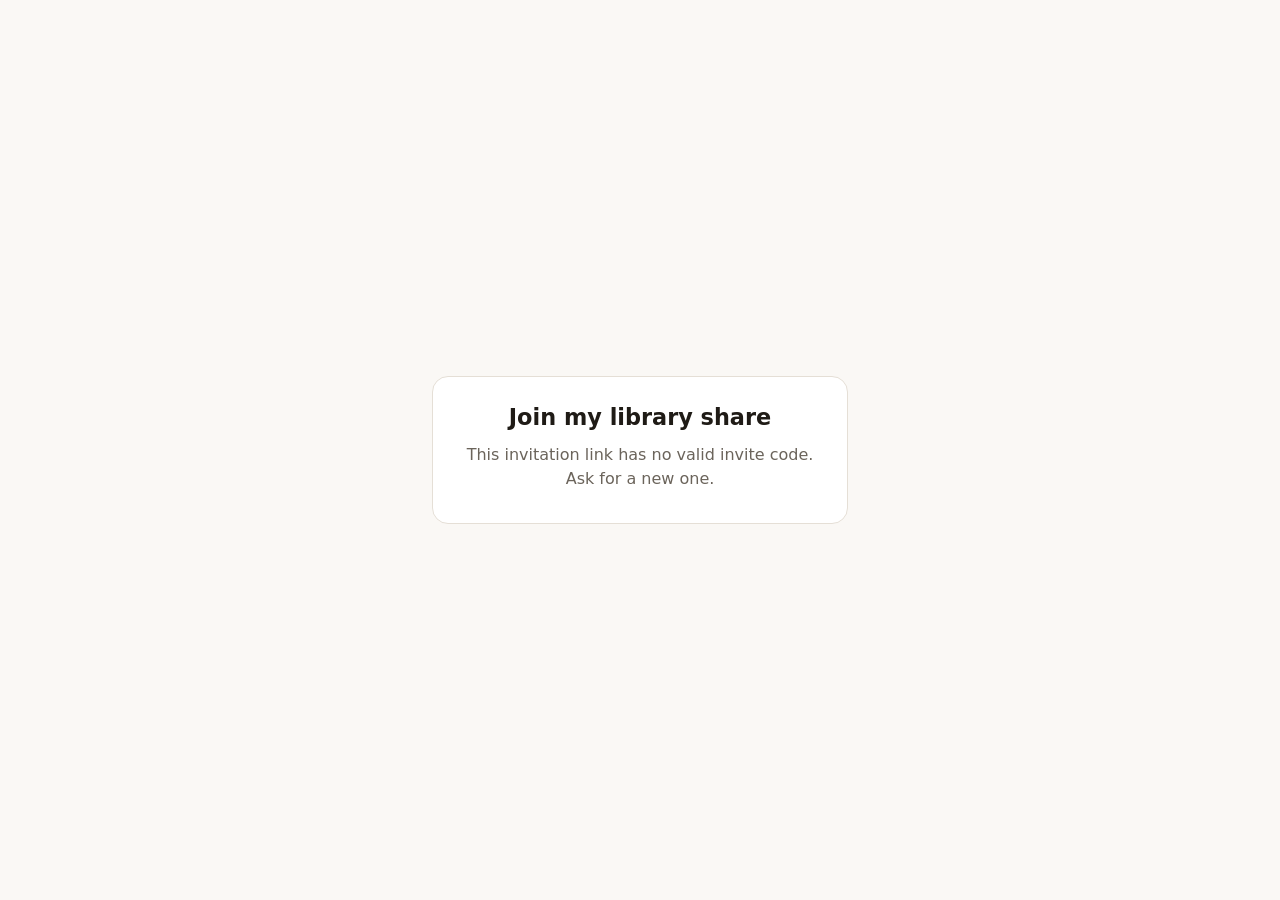
<file: index.html>
<!doctype html>
<html lang="en">
<head>
<meta charset="utf-8">
<meta name="viewport" content="width=device-width, initial-scale=1">
<title>Join my library</title>
<style>
  :root { --bg:#faf8f5; --fg:#1f1b16; --muted:#6b645b; --card:#fff; --accent:#8a4b14; --on-accent:#fff; --border:#e5dfd6; }
  @media (prefers-color-scheme: dark) {
    :root { --bg:#17130f; --fg:#f2ece4; --muted:#a79e92; --card:#221d17; --accent:#e0a063; --on-accent:#1f1b16; --border:#352e26; }
  }
  body { margin:0; min-height:100vh; display:grid; place-items:center; background:var(--bg); color:var(--fg);
         font:16px/1.5 system-ui, -apple-system, "Segoe UI", Roboto, sans-serif; }
  main { box-sizing:border-box; width:100%; max-width:26rem; margin:16px; padding:24px; background:var(--card);
         border:1px solid var(--border); border-radius:16px; text-align:center; }
  h1 { font-size:1.4rem; margin:0 0 8px; }
  p { margin:8px 0; color:var(--muted); }
  .code { display:inline-block; margin:12px 0; padding:8px 16px; border:1px dashed var(--border); border-radius:10px;
          font:700 1.6rem/1.2 ui-monospace, Consolas, monospace; letter-spacing:.12em; color:var(--fg); }
  a.button { display:block; margin:16px 0 4px; padding:14px; border-radius:12px; background:var(--accent); color:var(--on-accent);
             font-weight:600; text-decoration:none; }
  a.button.secondary { background:transparent; color:var(--accent); border:1px solid var(--accent); }
  [hidden] { display:none !important; }
</style>
</head>
<body>
<main>
  <h1>Join my library share</h1>
  <div id="with-code" hidden>
    <p>Your invite code</p>
    <div class="code" id="code"></div>
    <a class="button" id="open" href="#">Open in the app</a>
    <a class="button secondary" id="install" href="#" hidden>Install the app</a>
    <p>Nothing happened? Make sure My Library is installed and open this page in Chrome (not inside WhatsApp or another app). Or open the <b>Friends and family</b> tab in the app and type the code above in <b>Invite code</b>.</p>
  </div>
  <div id="no-code" hidden>
    <p>This invitation link has no valid invite code. Ask for a new one.</p>
  </div>
</main>
<script>
  // Where to send people who do not have the app yet (a Play Store link once the app is published).
  // Leave empty to show install instructions only.
  var INSTALL_URL = "";
  var APP_ID = "com.mylibrary.app";

  var raw = new URLSearchParams(location.search).get("code") || "";
  var code = raw.toUpperCase().replace(/[^A-Z0-9]/g, "").slice(0, 8);
  if (code) {
    var scheme = "mylibrary://join?code=" + code;
    // On Android an intent: link opens the app when it is installed and falls back to the install page otherwise;
    // it is more reliable than the bare scheme in Chrome.
    var link = scheme;
    if (/Android/i.test(navigator.userAgent)) {
      link = "intent://join?code=" + code + "#Intent;scheme=mylibrary;package=" + APP_ID + ";" +
        (INSTALL_URL ? "S.browser_fallback_url=" + encodeURIComponent(INSTALL_URL) + ";" : "") + "end";
    }
    document.getElementById("code").textContent = code;
    document.getElementById("open").href = link;
    if (INSTALL_URL) {
      var install = document.getElementById("install");
      install.href = INSTALL_URL;
      install.hidden = false;
    }
    document.getElementById("with-code").hidden = false;
    // Browsers usually allow this only after a tap, so the button above is the reliable way in.
    setTimeout(function () { location.href = link; }, 300);
  } else {
    document.getElementById("no-code").hidden = false;
  }
</script>
</body>
</html>
</file>
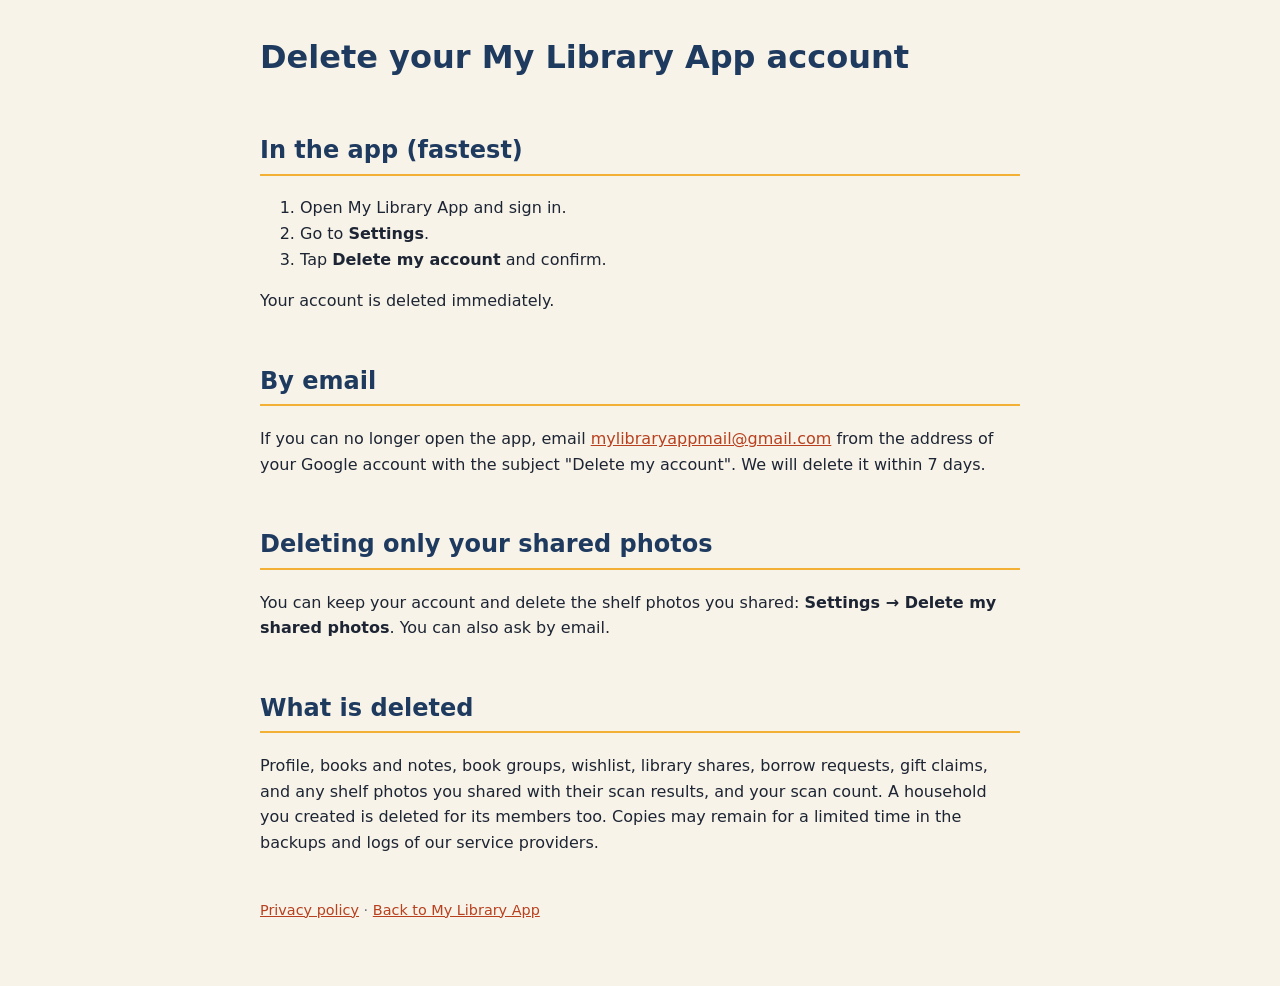
<file: delete-account.html>
<!doctype html>
<html lang="en"><head><meta charset="utf-8"><meta name="viewport" content="width=device-width,initial-scale=1">
<title>My Library App - Delete your account</title><link rel="stylesheet" href="style.css"></head>
<body><main>
<h1>Delete your My Library App account</h1>
<h2>In the app (fastest)</h2>
<ol><li>Open My Library App and sign in.</li><li>Go to <strong>Settings</strong>.</li><li>Tap <strong>Delete my account</strong> and confirm.</li></ol>
<p>Your account is deleted immediately.</p>
<h2>By email</h2>
<p>If you can no longer open the app, email <a href="mailto:mylibraryappmail@gmail.com?subject=Delete%20my%20account">mylibraryappmail@gmail.com</a> from the address of your Google account with the subject "Delete my account". We will delete it within 7 days.</p>
<h2>Deleting only your shared photos</h2>
<p>You can keep your account and delete the shelf photos you shared: <strong>Settings &rarr; Delete my shared photos</strong>. You can also ask by email.</p>
<h2>What is deleted</h2>
<p>Profile, books and notes, book groups, wishlist, library shares, borrow requests, gift claims, and any shelf photos you shared with their scan results, and your scan count. A household you created is deleted for its members too. Copies may remain for a limited time in the backups and logs of our service providers.</p>
<footer><a href="privacy.html">Privacy policy</a> &middot; <a href="support.html">Back to My Library App</a></footer>
</main></body></html>
</file>
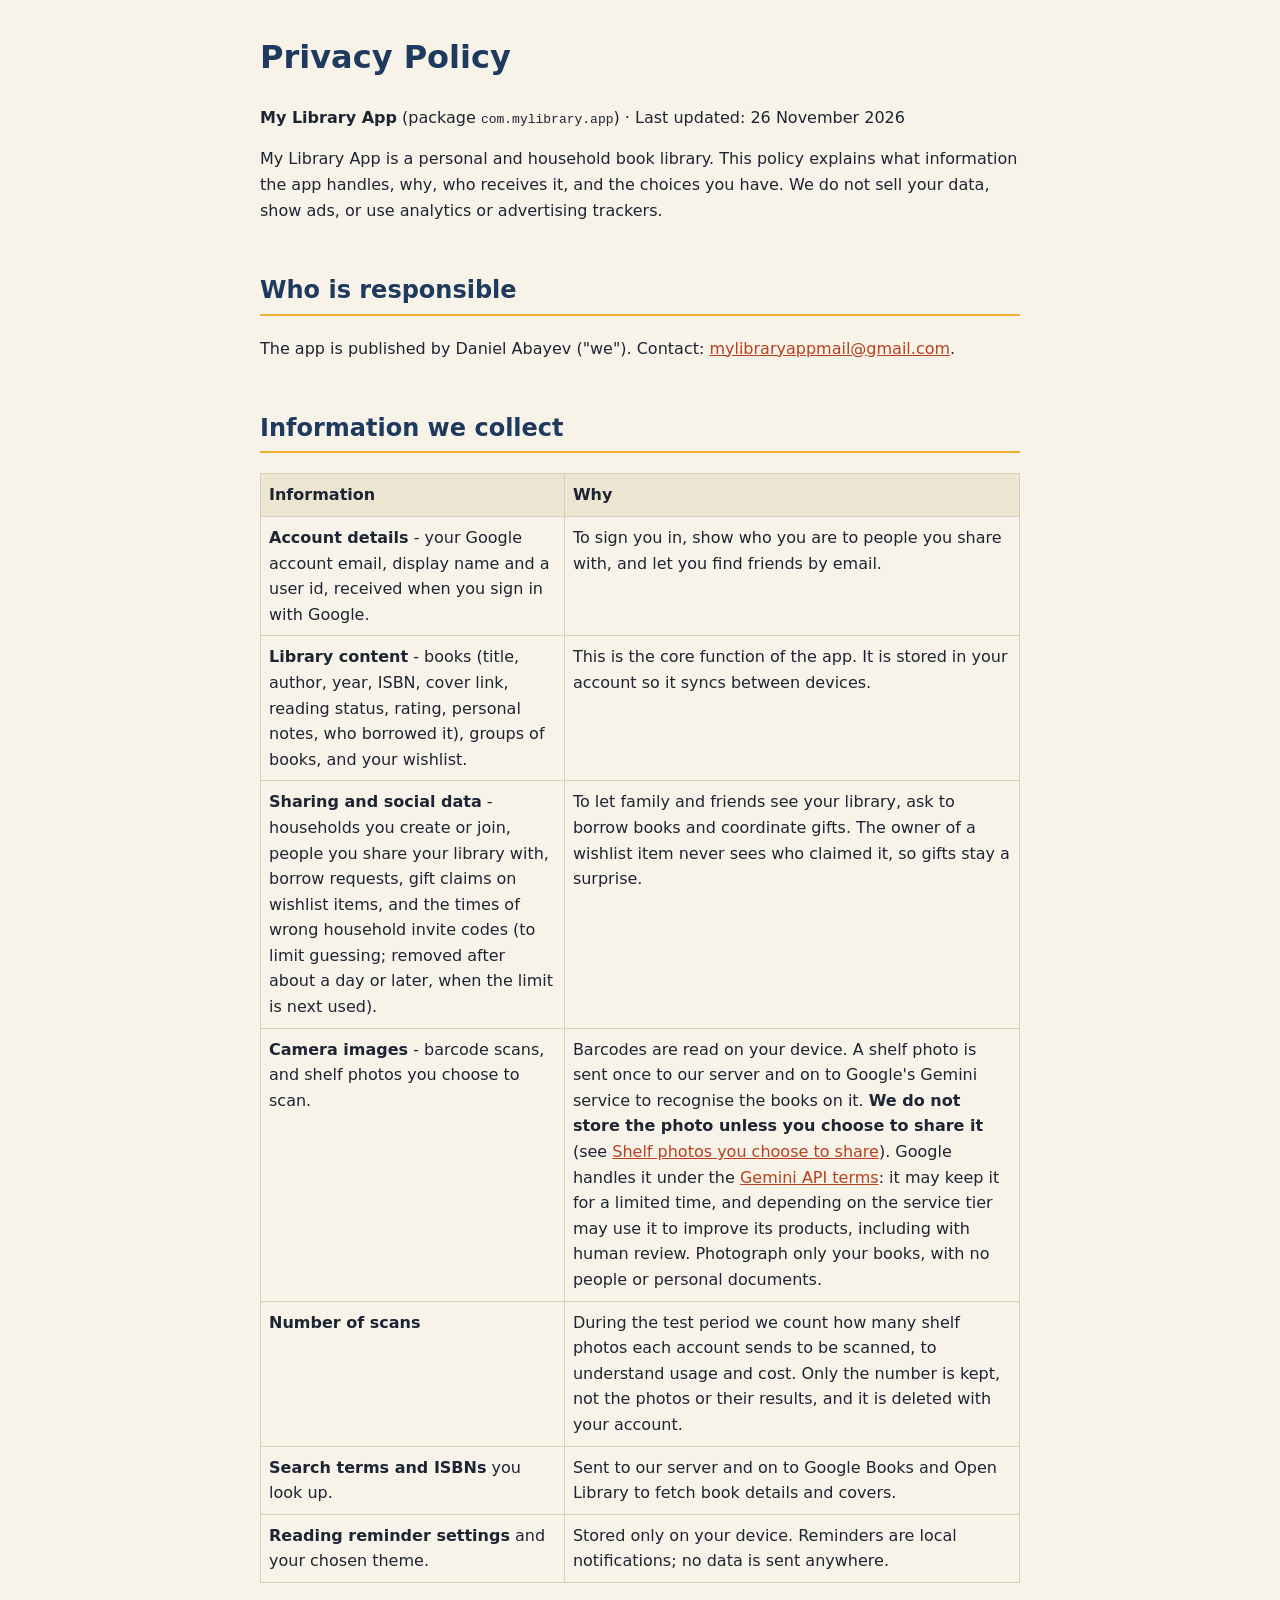
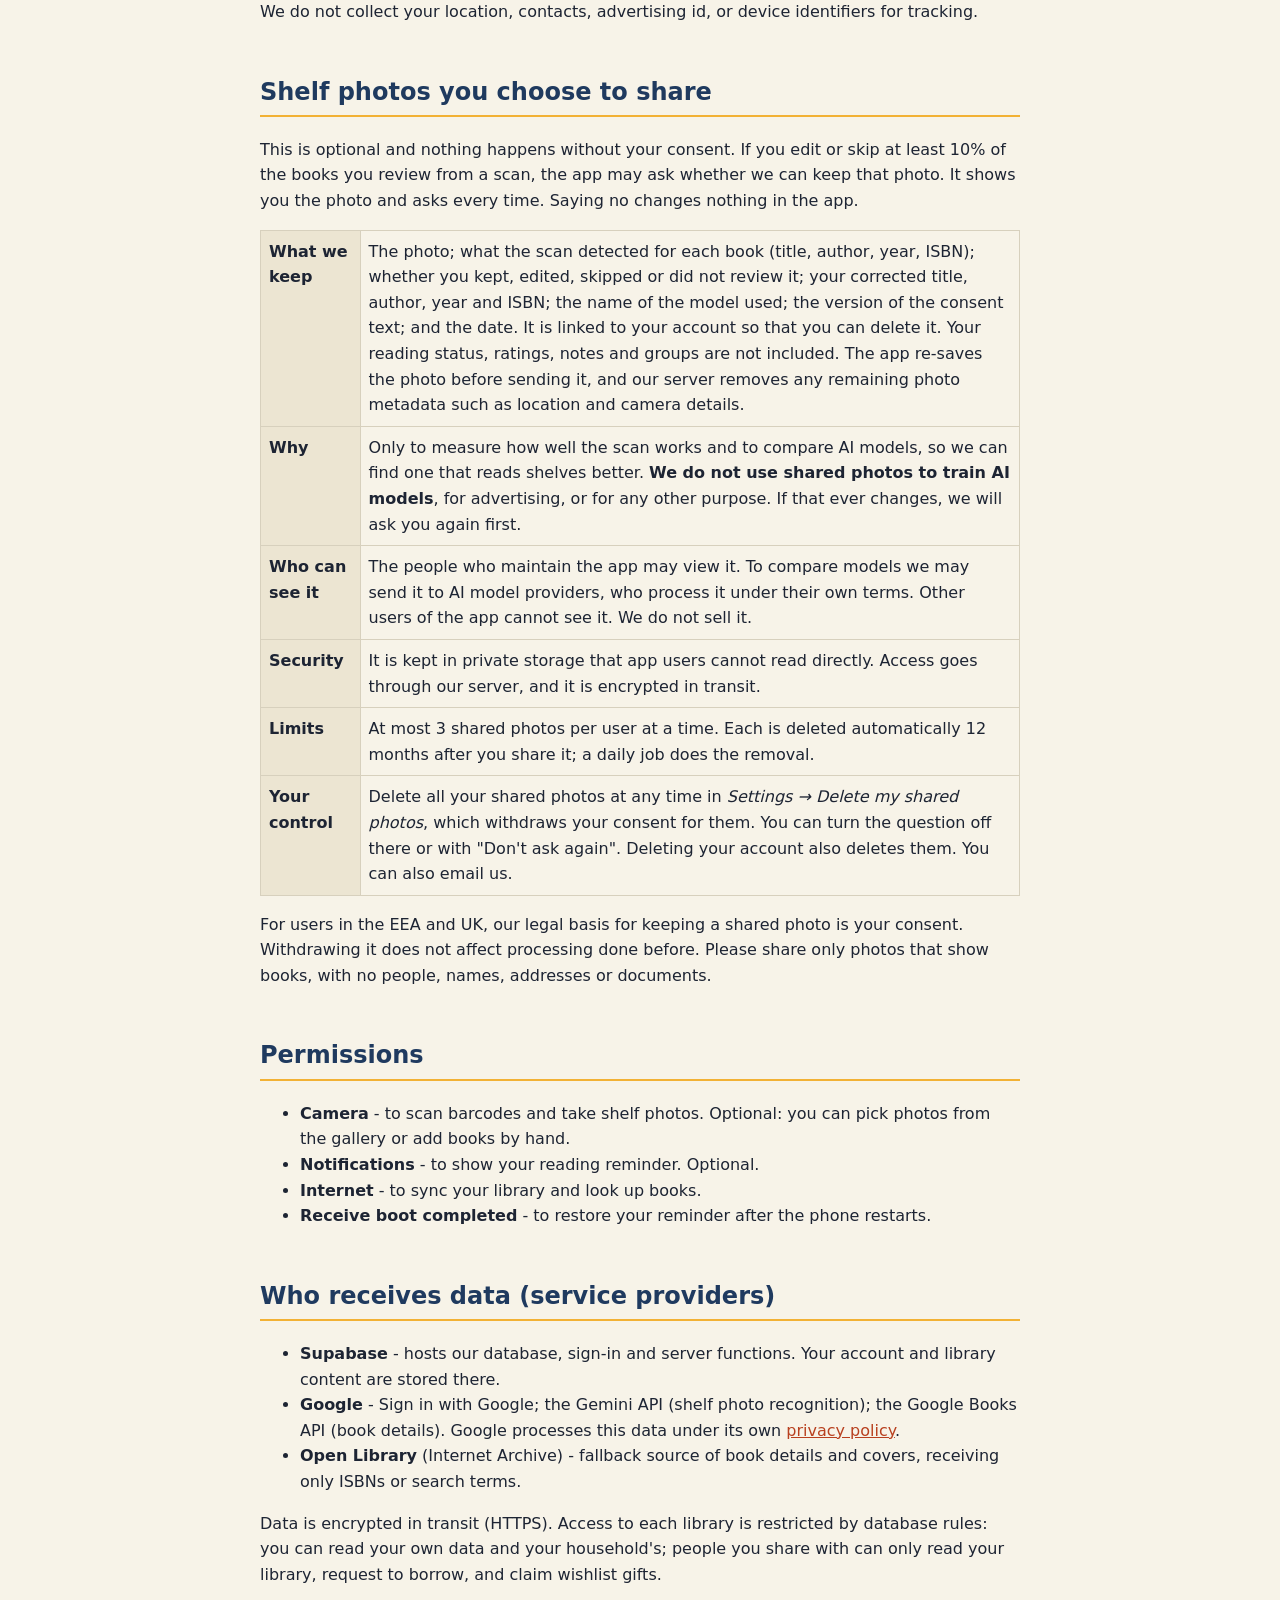
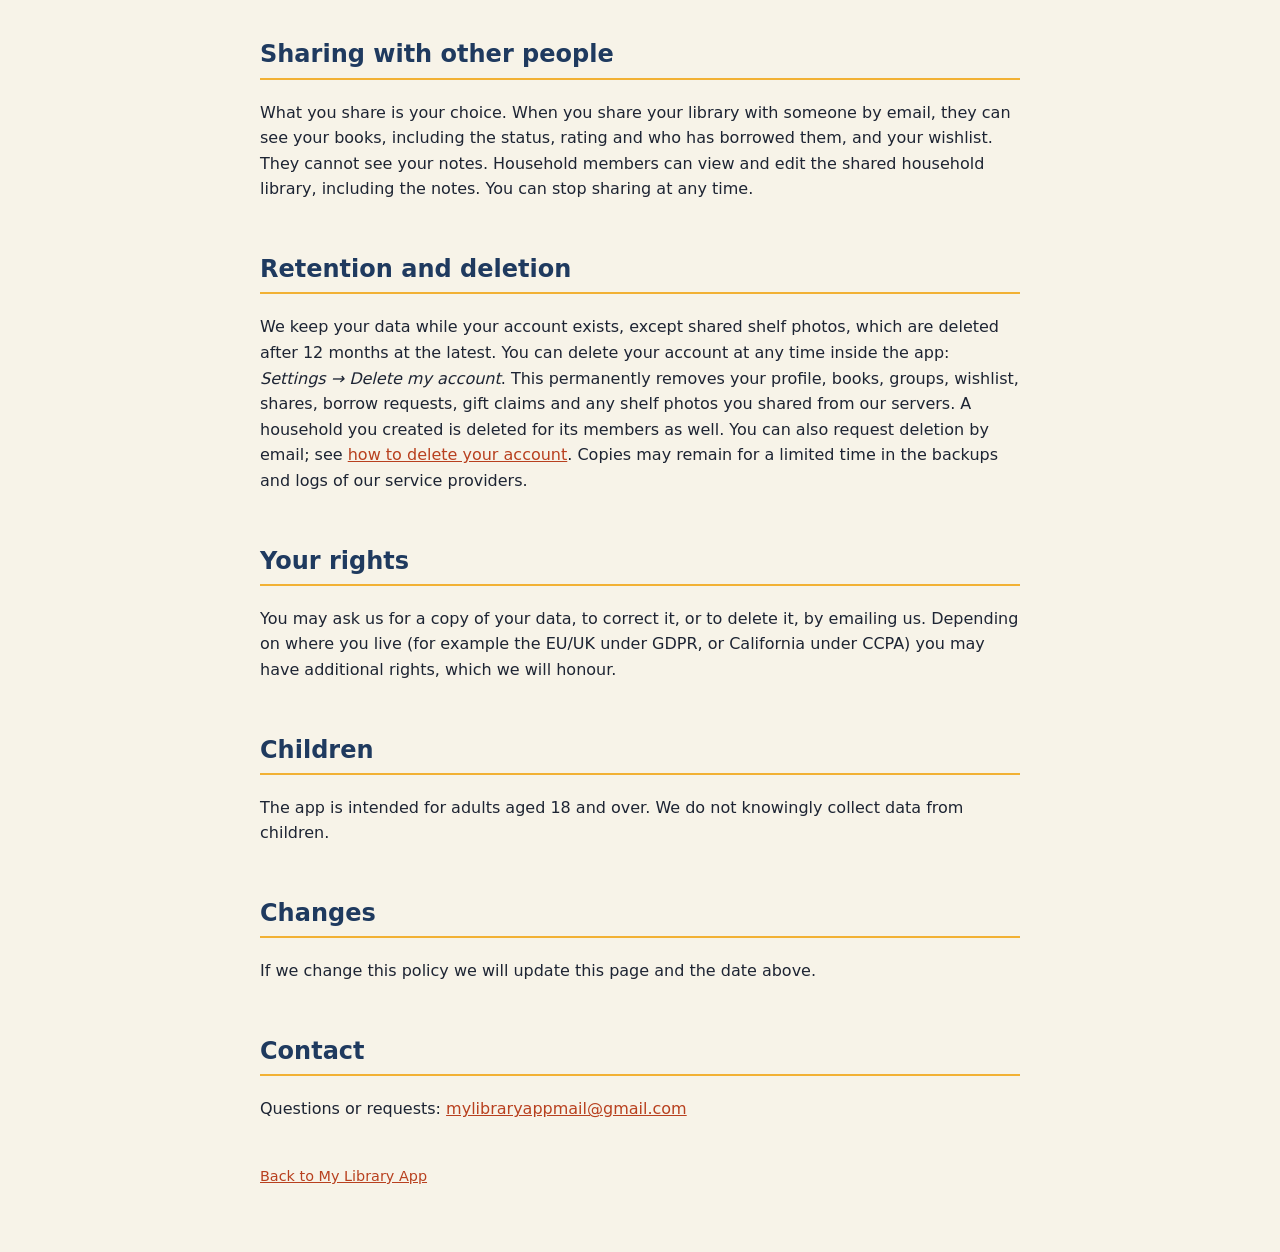
<file: privacy.html>
<!doctype html>
<html lang="en"><head><meta charset="utf-8"><meta name="viewport" content="width=device-width,initial-scale=1">
<title>My Library App - Privacy Policy</title><link rel="stylesheet" href="style.css"></head>
<body><main>
<h1>Privacy Policy</h1>
<p><strong>My Library App</strong> (package <code>com.mylibrary.app</code>) &middot; Last updated: 26 November 2026</p>
<p>My Library App is a personal and household book library. This policy explains what information the app handles, why, who receives it, and the choices you have. We do not sell your data, show ads, or use analytics or advertising trackers.</p>

<h2>Who is responsible</h2>
<p>The app is published by Daniel Abayev ("we"). Contact: <a href="mailto:mylibraryappmail@gmail.com">mylibraryappmail@gmail.com</a>.</p>

<h2>Information we collect</h2>
<table>
<tr><th>Information</th><th>Why</th></tr>
<tr><td><strong>Account details</strong> - your Google account email, display name and a user id, received when you sign in with Google.</td><td>To sign you in, show who you are to people you share with, and let you find friends by email.</td></tr>
<tr><td><strong>Library content</strong> - books (title, author, year, ISBN, cover link, reading status, rating, personal notes, who borrowed it), groups of books, and your wishlist.</td><td>This is the core function of the app. It is stored in your account so it syncs between devices.</td></tr>
<tr><td><strong>Sharing and social data</strong> - households you create or join, people you share your library with, borrow requests, gift claims on wishlist items, and the times of wrong household invite codes (to limit guessing; removed after about a day or later, when the limit is next used).</td><td>To let family and friends see your library, ask to borrow books and coordinate gifts. The owner of a wishlist item never sees who claimed it, so gifts stay a surprise.</td></tr>
<tr><td><strong>Camera images</strong> - barcode scans, and shelf photos you choose to scan.</td><td>Barcodes are read on your device. A shelf photo is sent once to our server and on to Google's Gemini service to recognise the books on it. <strong>We do not store the photo unless you choose to share it</strong> (see <a href="#shared-photos">Shelf photos you choose to share</a>). Google handles it under the <a href="https://ai.google.dev/gemini-api/terms">Gemini API terms</a>: it may keep it for a limited time, and depending on the service tier may use it to improve its products, including with human review. Photograph only your books, with no people or personal documents.</td></tr>
<tr><td><strong>Number of scans</strong></td><td>During the test period we count how many shelf photos each account sends to be scanned, to understand usage and cost. Only the number is kept, not the photos or their results, and it is deleted with your account.</td></tr>
<tr><td><strong>Search terms and ISBNs</strong> you look up.</td><td>Sent to our server and on to Google Books and Open Library to fetch book details and covers.</td></tr>
<tr><td><strong>Reading reminder settings</strong> and your chosen theme.</td><td>Stored only on your device. Reminders are local notifications; no data is sent anywhere.</td></tr>
</table>
<p>We do not collect your location, contacts, advertising id, or device identifiers for tracking.</p>

<h2 id="shared-photos">Shelf photos you choose to share</h2>
<p>This is optional and nothing happens without your consent. If you edit or skip at least 10% of the books you review from a scan, the app may ask whether we can keep that photo. It shows you the photo and asks every time. Saying no changes nothing in the app.</p>
<table>
<tr><th>What we keep</th><td>The photo; what the scan detected for each book (title, author, year, ISBN); whether you kept, edited, skipped or did not review it; your corrected title, author, year and ISBN; the name of the model used; the version of the consent text; and the date. It is linked to your account so that you can delete it. Your reading status, ratings, notes and groups are not included. The app re-saves the photo before sending it, and our server removes any remaining photo metadata such as location and camera details.</td></tr>
<tr><th>Why</th><td>Only to measure how well the scan works and to compare AI models, so we can find one that reads shelves better. <strong>We do not use shared photos to train AI models</strong>, for advertising, or for any other purpose. If that ever changes, we will ask you again first.</td></tr>
<tr><th>Who can see it</th><td>The people who maintain the app may view it. To compare models we may send it to AI model providers, who process it under their own terms. Other users of the app cannot see it. We do not sell it.</td></tr>
<tr><th>Security</th><td>It is kept in private storage that app users cannot read directly. Access goes through our server, and it is encrypted in transit.</td></tr>
<tr><th>Limits</th><td>At most 3 shared photos per user at a time. Each is deleted automatically 12 months after you share it; a daily job does the removal.</td></tr>
<tr><th>Your control</th><td>Delete all your shared photos at any time in <em>Settings &rarr; Delete my shared photos</em>, which withdraws your consent for them. You can turn the question off there or with "Don't ask again". Deleting your account also deletes them. You can also email us.</td></tr>
</table>
<p>For users in the EEA and UK, our legal basis for keeping a shared photo is your consent. Withdrawing it does not affect processing done before. Please share only photos that show books, with no people, names, addresses or documents.</p>

<h2>Permissions</h2>
<ul>
<li><strong>Camera</strong> - to scan barcodes and take shelf photos. Optional: you can pick photos from the gallery or add books by hand.</li>
<li><strong>Notifications</strong> - to show your reading reminder. Optional.</li>
<li><strong>Internet</strong> - to sync your library and look up books.</li>
<li><strong>Receive boot completed</strong> - to restore your reminder after the phone restarts.</li>
</ul>

<h2>Who receives data (service providers)</h2>
<ul>
<li><strong>Supabase</strong> - hosts our database, sign-in and server functions. Your account and library content are stored there.</li>
<li><strong>Google</strong> - Sign in with Google; the Gemini API (shelf photo recognition); the Google Books API (book details). Google processes this data under its own <a href="https://policies.google.com/privacy">privacy policy</a>.</li>
<li><strong>Open Library</strong> (Internet Archive) - fallback source of book details and covers, receiving only ISBNs or search terms.</li>
</ul>
<p>Data is encrypted in transit (HTTPS). Access to each library is restricted by database rules: you can read your own data and your household's; people you share with can only read your library, request to borrow, and claim wishlist gifts.</p>

<h2>Sharing with other people</h2>
<p>What you share is your choice. When you share your library with someone by email, they can see your books, including the status, rating and who has borrowed them, and your wishlist. They cannot see your notes. Household members can view and edit the shared household library, including the notes. You can stop sharing at any time.</p>

<h2>Retention and deletion</h2>
<p>We keep your data while your account exists, except shared shelf photos, which are deleted after 12 months at the latest. You can delete your account at any time inside the app: <em>Settings &rarr; Delete my account</em>. This permanently removes your profile, books, groups, wishlist, shares, borrow requests, gift claims and any shelf photos you shared from our servers. A household you created is deleted for its members as well. You can also request deletion by email; see <a href="delete-account.html">how to delete your account</a>. Copies may remain for a limited time in the backups and logs of our service providers.</p>

<h2>Your rights</h2>
<p>You may ask us for a copy of your data, to correct it, or to delete it, by emailing us. Depending on where you live (for example the EU/UK under GDPR, or California under CCPA) you may have additional rights, which we will honour.</p>

<h2>Children</h2>
<p>The app is intended for adults aged 18 and over. We do not knowingly collect data from children.</p>

<h2>Changes</h2>
<p>If we change this policy we will update this page and the date above.</p>

<h2>Contact</h2>
<p>Questions or requests: <a href="mailto:mylibraryappmail@gmail.com">mylibraryappmail@gmail.com</a></p>
<footer><a href="support.html">Back to My Library App</a></footer>
</main></body></html>
</file>
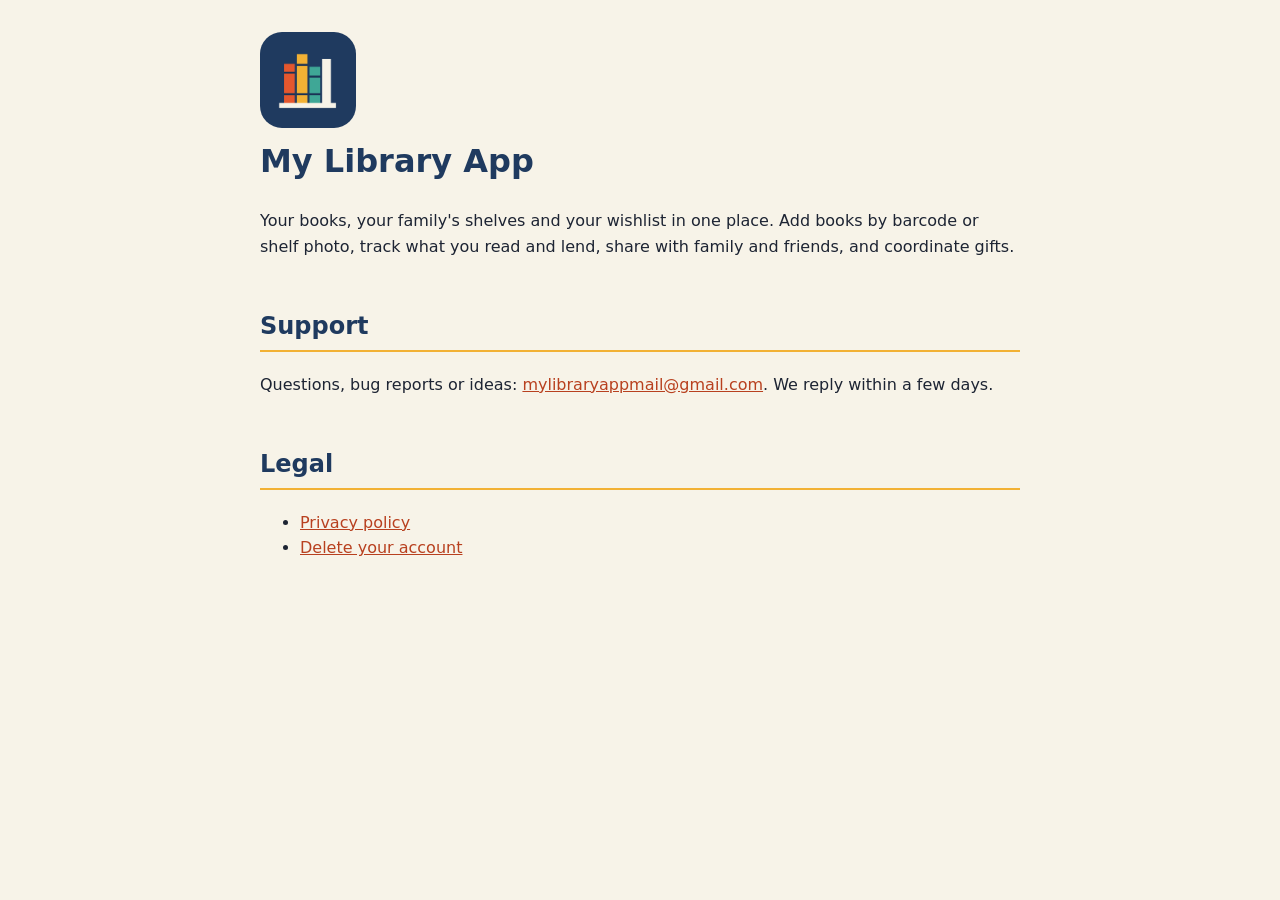
<file: support.html>
<!doctype html>
<html lang="en"><head><meta charset="utf-8"><meta name="viewport" content="width=device-width,initial-scale=1">
<title>My Library App</title><link rel="stylesheet" href="style.css"></head>
<body><main>
<img class="icon" src="icon.png" alt="My Library App icon">
<h1>My Library App</h1>
<p>Your books, your family's shelves and your wishlist in one place. Add books by barcode or shelf photo, track what you read and lend, share with family and friends, and coordinate gifts.</p>
<h2>Support</h2>
<p>Questions, bug reports or ideas: <a href="mailto:mylibraryappmail@gmail.com">mylibraryappmail@gmail.com</a>. We reply within a few days.</p>
<h2>Legal</h2>
<ul><li><a href="privacy.html">Privacy policy</a></li><li><a href="delete-account.html">Delete your account</a></li></ul>
</main></body></html>
</file>
<file: style.css>
body{font-family:system-ui,-apple-system,"Segoe UI",Roboto,sans-serif;line-height:1.6;color:#1d2433;background:#f7f3e8;margin:0}
main{max-width:760px;margin:0 auto;padding:32px 20px 64px}
h1{color:#1f3a5f;margin-top:0}h2{color:#1f3a5f;margin-top:2em;border-bottom:2px solid #f2b134;padding-bottom:4px}
a{color:#b8401f}table{border-collapse:collapse;width:100%}td,th{border:1px solid #d7d0bd;padding:8px;text-align:left;vertical-align:top}
th{background:#ece5d2}footer{margin-top:3em;color:#6b7280;font-size:.9em}
.icon{width:96px;height:96px;border-radius:22px}
</file>
